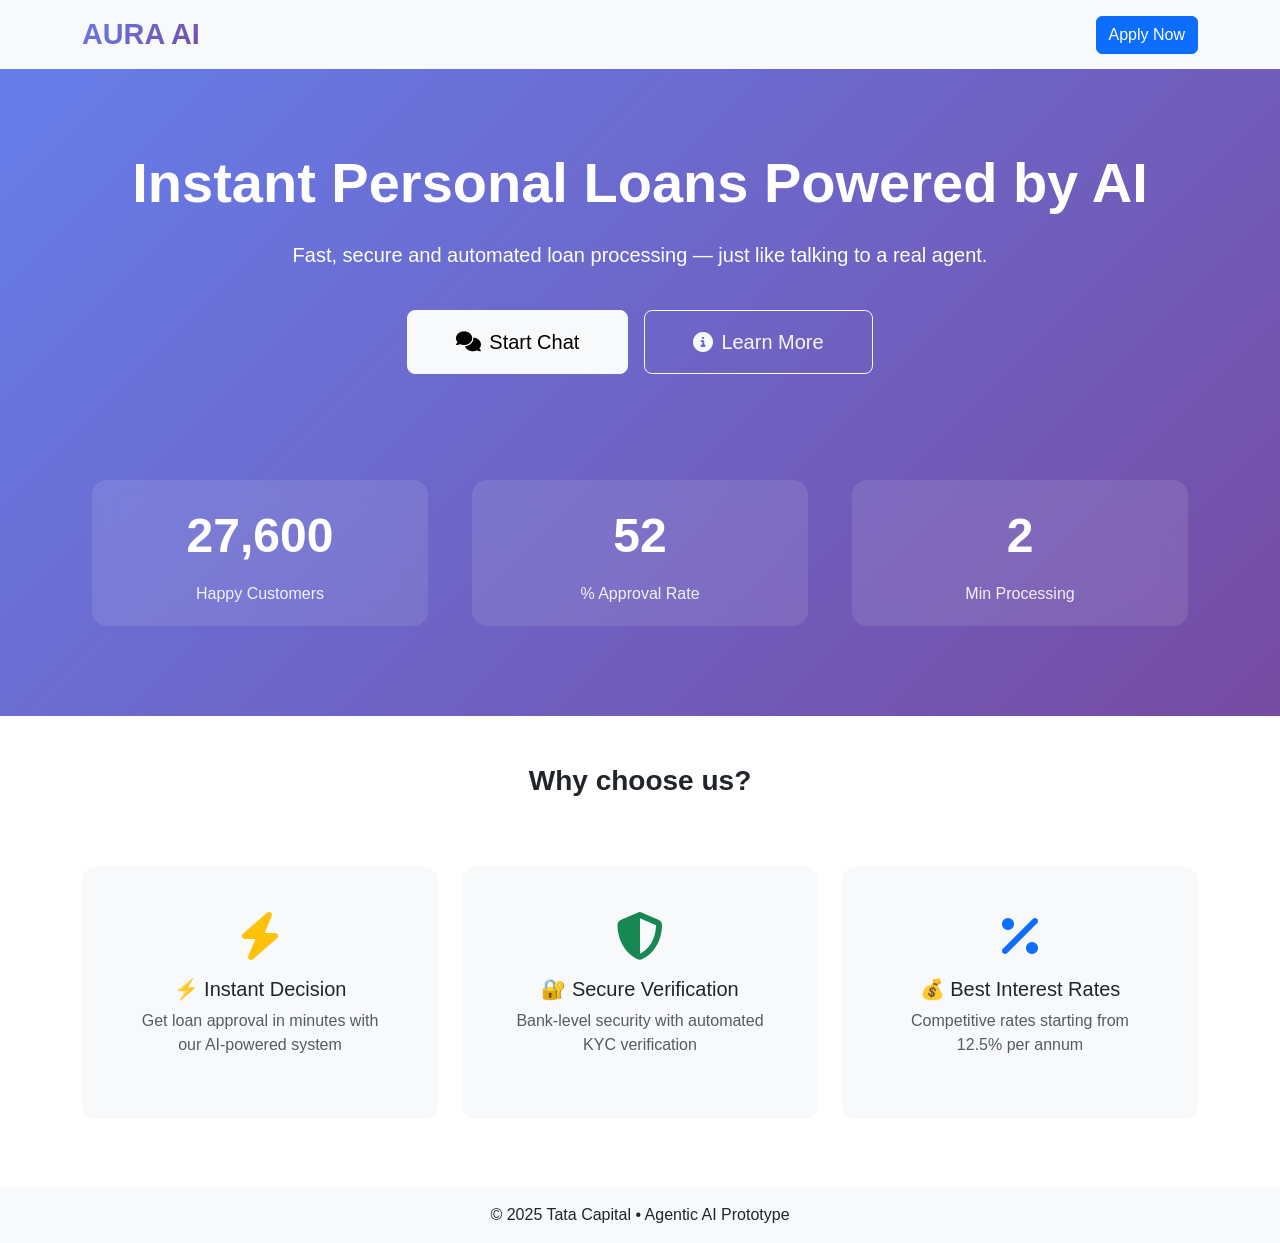
<file: index.html>
<!DOCTYPE html>
<html lang="en">
<head>
  <meta charset="UTF-8">
  <meta name="viewport" content="width=device-width, initial-scale=1.0">
  <title>AURA Loan Assistant</title>
  <link href="https://cdn.jsdelivr.net/npm/bootstrap@5.3.0/dist/css/bootstrap.min.css" rel="stylesheet">
  <link rel="stylesheet" href="https://cdnjs.cloudflare.com/ajax/libs/font-awesome/6.4.0/css/all.min.css">
  <script src="./js/animations.js" defer></script>
  <style>
    body {
      font-family: 'Segoe UI', Tahoma, Geneva, Verdana, sans-serif;
    }
    .hero-section {
      background: linear-gradient(135deg, #667eea 0%, #764ba2 100%);
      padding: 80px 0;
    }
    .feature-card {
      transition: transform 0.3s ease, box-shadow 0.3s ease;
      border: none;
      border-radius: 15px;
      padding: 30px;
      margin: 20px 0;
    }
    .feature-card:hover {
      transform: translateY(-10px);
      box-shadow: 0 10px 30px rgba(0,0,0,0.2);
    }
    .navbar-brand {
      font-size: 1.8rem;
      font-weight: 700;
      background: linear-gradient(135deg, #667eea 0%, #764ba2 100%);
      -webkit-background-clip: text;
      background-clip: text;
      -webkit-text-fill-color: transparent;
    }
    
    @keyframes fadeInUp {
      from {
        opacity: 0;
        transform: translateY(30px);
      }
      to {
        opacity: 1;
        transform: translateY(0);
      }
    }
    
    .pulse-btn {
      animation: pulse 2s infinite;
    }
    
    @keyframes pulse {
      0%, 100% {
        transform: scale(1);
      }
      50% {
        transform: scale(1.05);
      }
    }
    
    .stat-card {
      padding: 20px;
      background: rgba(255,255,255,0.1);
      border-radius: 15px;
      backdrop-filter: blur(10px);
      margin: 10px;
      transition: transform 0.3s ease;
    }
    
    .stat-card:hover {
      transform: translateY(-10px);
      background: rgba(255,255,255,0.2);
    }
    
    .stat-number {
      font-size: 3rem;
      font-weight: 700;
      color: #fff;
    }
    
    .stat-label {
      font-size: 1rem;
      opacity: 0.9;
      margin-top: 10px;
    }
  </style>
</head>

<body>

<nav class="navbar navbar-expand-lg navbar-light bg-light shadow-sm">
  <div class="container">
    <a class="navbar-brand fw-bold">AURA AI</a>
    <div>
      <a href="chat.html" class="btn btn-primary">Apply Now</a>
    </div>
  </div>
</nav>

<section class="hero-section text-white">
  <div class="container text-center">
    <div class="hero-content" style="animation: fadeInUp 1s ease;">
      <h1 class="display-4 fw-bold mb-4">Instant Personal Loans Powered by AI</h1>
      <p class="lead mb-4">Fast, secure and automated loan processing — just like talking to a real agent.</p>
      <div class="d-flex justify-content-center gap-3 flex-wrap">
        <a href="chat.html" class="btn btn-light btn-lg px-5 py-3 mt-3 pulse-btn">
          <i class="fas fa-comments me-2"></i>Start Chat
        </a>
        <a href="#features" class="btn btn-outline-light btn-lg px-5 py-3 mt-3">
          <i class="fas fa-info-circle me-2"></i>Learn More
        </a>
      </div>
    </div>
    
    <!-- Interactive Stats -->
    <div class="row mt-5 pt-5">
      <div class="col-md-4">
        <div class="stat-card">
          <div class="stat-number" data-target="50000">0</div>
          <div class="stat-label">Happy Customers</div>
        </div>
      </div>
      <div class="col-md-4">
        <div class="stat-card">
          <div class="stat-number" data-target="95">0</div>
          <div class="stat-label">% Approval Rate</div>
        </div>
      </div>
      <div class="col-md-4">
        <div class="stat-card">
          <div class="stat-number" data-target="5">0</div>
          <div class="stat-label">Min Processing</div>
        </div>
      </div>
    </div>
  </div>
</section>

<section id="features" class="container py-5">
  <h3 class="text-center mb-5 fw-bold">Why choose us?</h3>
  <div class="row">
    <div class="col-md-4">
      <div class="card feature-card text-center bg-light">
        <div class="card-body">
          <i class="fas fa-bolt text-warning" style="font-size: 48px;"></i>
          <h5 class="mt-3">⚡ Instant Decision</h5>
          <p class="text-muted">Get loan approval in minutes with our AI-powered system</p>
        </div>
      </div>
    </div>
    <div class="col-md-4">
      <div class="card feature-card text-center bg-light">
        <div class="card-body">
          <i class="fas fa-shield-alt text-success" style="font-size: 48px;"></i>
          <h5 class="mt-3">🔐 Secure Verification</h5>
          <p class="text-muted">Bank-level security with automated KYC verification</p>
        </div>
      </div>
    </div>
    <div class="col-md-4">
      <div class="card feature-card text-center bg-light">
        <div class="card-body">
          <i class="fas fa-percent text-primary" style="font-size: 48px;"></i>
          <h5 class="mt-3">💰 Best Interest Rates</h5>
          <p class="text-muted">Competitive rates starting from 12.5% per annum</p>
        </div>
      </div>
    </div>
  </div>
</section>

<footer class="bg-light text-center p-3">
  © 2025 Tata Capital • Agentic AI Prototype
</footer>

</body>
</html>
</file>
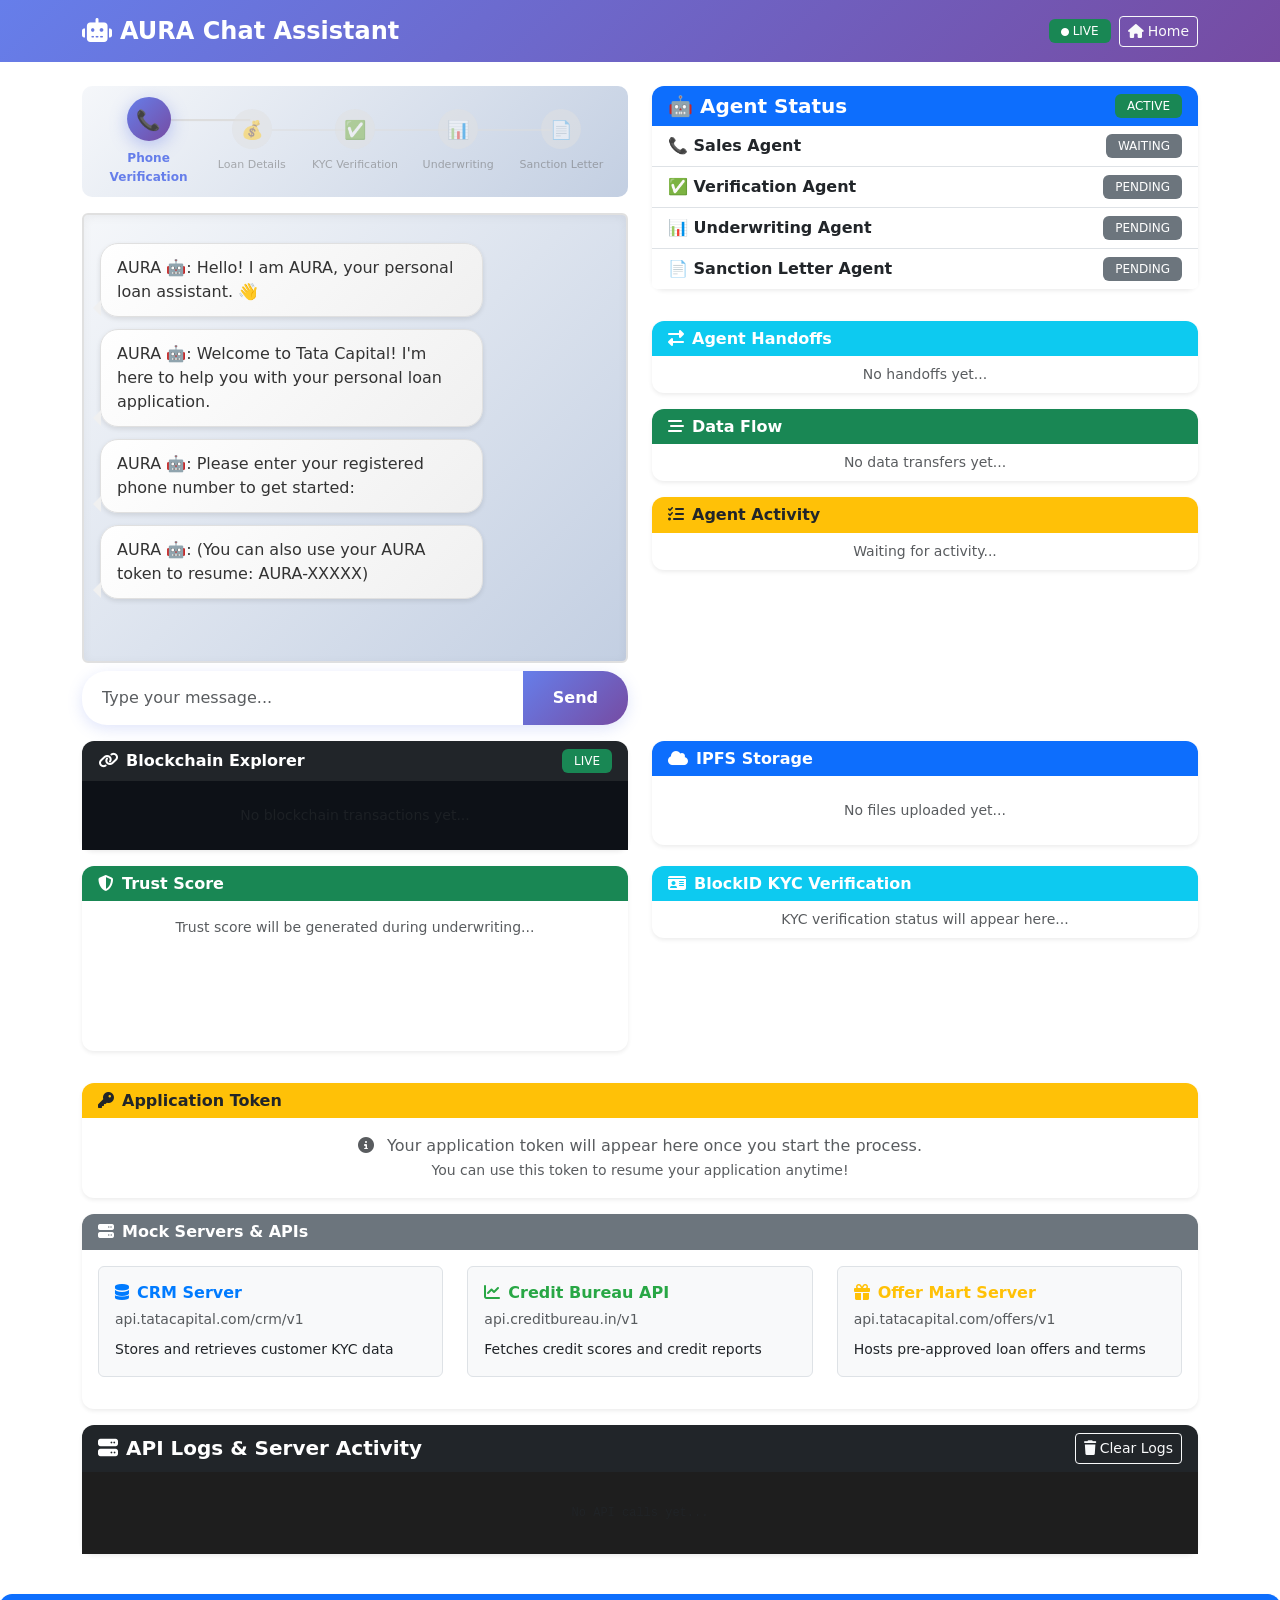
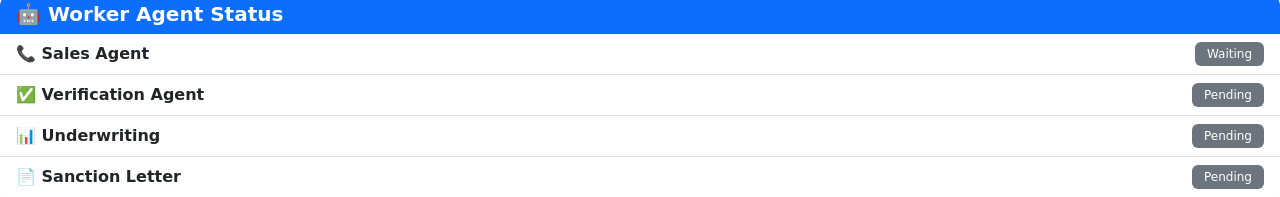
<file: chat.html>
<!DOCTYPE html>
<html lang="en">
<head>
  <meta charset="UTF-8">
  <meta name="viewport" content="width=device-width, initial-scale=1.0">
  <title>Loan Chat Assistant</title>
  <link href="https://cdn.jsdelivr.net/npm/bootstrap@5.3.0/dist/css/bootstrap.min.css" rel="stylesheet">
  <link rel="stylesheet" href="https://cdnjs.cloudflare.com/ajax/libs/font-awesome/6.4.0/css/all.min.css">
  <link rel="stylesheet" href="./css/style.css">
</head>

<body>

<nav class="navbar navbar-expand-lg navbar-dark" style="background: linear-gradient(135deg, #667eea 0%, #764ba2 100%);">
  <div class="container">
    <span class="navbar-brand fw-bold">
      <i class="fas fa-robot me-2"></i>AURA Chat Assistant
    </span>
    <div class="d-flex align-items-center gap-2">
      <span class="badge bg-success" id="connectionStatus">
        <i class="fas fa-circle me-1" style="font-size: 8px;"></i>LIVE
      </span>
      <a href="index.html" class="btn btn-outline-light btn-sm">
        <i class="fas fa-home me-1"></i>Home
      </a>
    </div>
  </div>
</nav>

<div class="container py-4">
  <div class="row">
    <!-- Chat window -->
    <div class="col-md-6">
      <div id="chatWindow" class="border rounded p-3 mb-2" style="height:450px; overflow-y:scroll;">
        <!-- Progress indicator and messages will be added here -->
      </div>

      <div class="input-group">
        <input id="inputBox" type="text" class="form-control" placeholder="Type your message...">
        <button id="sendBtn" class="btn btn-primary">Send</button>
      </div>
    </div>

    <!-- Right Panel: Agent Status, Logs, and Data Flow -->
    <div class="col-md-6">
      <!-- Agent Status and Activity -->
      <div class="row mb-3">
        <div class="col-12">
          <div class="card shadow-sm mb-3">
            <div class="card-header bg-primary text-white d-flex justify-content-between align-items-center">
              <h5 class="fw-bold mb-0">🤖 Agent Status</h5>
              <span id="masterStatus" class="badge bg-success">ACTIVE</span>
            </div>
            <ul class="list-group list-group-flush">
              <li class="list-group-item d-flex justify-content-between align-items-center">
                <span><strong>📞 Sales Agent</strong></span>
                <span id="salesStatus" class="badge bg-secondary">WAITING</span>
              </li>
              <li class="list-group-item d-flex justify-content-between align-items-center">
                <span><strong>✅ Verification Agent</strong></span>
                <span id="verifyStatus" class="badge bg-secondary">PENDING</span>
              </li>
              <li class="list-group-item d-flex justify-content-between align-items-center">
                <span><strong>📊 Underwriting Agent</strong></span>
                <span id="underStatus" class="badge bg-secondary">PENDING</span>
              </li>
              <li class="list-group-item d-flex justify-content-between align-items-center">
                <span><strong>📄 Sanction Letter Agent</strong></span>
                <span id="letterStatus" class="badge bg-secondary">PENDING</span>
              </li>
            </ul>
          </div>
        </div>
      </div>

      <!-- Agent Handoffs -->
      <div class="card shadow-sm mb-3">
        <div class="card-header bg-info text-white">
          <h6 class="fw-bold mb-0"><i class="fas fa-exchange-alt me-2"></i>Agent Handoffs</h6>
        </div>
        <div id="agentHandoffContainer" class="card-body p-2" style="max-height: 150px; overflow-y: auto;">
          <div class="text-center text-muted small">No handoffs yet...</div>
        </div>
      </div>

      <!-- Data Flow -->
      <div class="card shadow-sm mb-3">
        <div class="card-header bg-success text-white">
          <h6 class="fw-bold mb-0"><i class="fas fa-stream me-2"></i>Data Flow</h6>
        </div>
        <div id="dataFlowContainer" class="card-body p-2" style="max-height: 120px; overflow-y: auto;">
          <div class="text-center text-muted small">No data transfers yet...</div>
        </div>
      </div>

      <!-- Agent Activity -->
      <div class="card shadow-sm mb-3">
        <div class="card-header bg-warning text-dark">
          <h6 class="fw-bold mb-0"><i class="fas fa-tasks me-2"></i>Agent Activity</h6>
        </div>
        <div id="agentActivityContainer" class="card-body p-2" style="max-height: 100px; overflow-y: auto;">
          <div class="text-center text-muted small">Waiting for activity...</div>
        </div>
      </div>
    </div>
  </div>

  <!-- Blockchain, IPFS, Trust Score, and BlockID Panels -->
  <div class="row mt-3">
    <!-- Blockchain Panel -->
    <div class="col-md-6 mb-3">
      <div class="card shadow-sm">
        <div class="card-header bg-dark text-white d-flex justify-content-between align-items-center">
          <h6 class="fw-bold mb-0"><i class="fas fa-link me-2"></i>Blockchain Explorer</h6>
          <span class="badge bg-success" id="blockchainStatus">LIVE</span>
        </div>
        <div id="blockchainPanel" class="card-body p-2" style="max-height: 250px; overflow-y: auto; background: #0d1117; color: #c9d1d9;">
          <div class="text-center text-muted small p-3">No blockchain transactions yet...</div>
        </div>
      </div>
    </div>

    <!-- IPFS Panel -->
    <div class="col-md-6 mb-3">
      <div class="card shadow-sm">
        <div class="card-header bg-primary text-white">
          <h6 class="fw-bold mb-0"><i class="fas fa-cloud me-2"></i>IPFS Storage</h6>
        </div>
        <div id="ipfsPanel" class="card-body p-2" style="max-height: 250px; overflow-y: auto;">
          <div class="text-center text-muted small p-3">No files uploaded yet...</div>
        </div>
      </div>
    </div>
  </div>

  <div class="row">
    <!-- Trust Score Panel -->
    <div class="col-md-6 mb-3">
      <div class="card shadow-sm">
        <div class="card-header bg-success text-white">
          <h6 class="fw-bold mb-0"><i class="fas fa-shield-alt me-2"></i>Trust Score</h6>
        </div>
        <div id="trustScorePanel" class="card-body p-3" style="min-height: 150px;">
          <div class="text-center text-muted small">Trust score will be generated during underwriting...</div>
        </div>
      </div>
    </div>

    <!-- BlockID Panel -->
    <div class="col-md-6 mb-3">
      <div class="card shadow-sm">
        <div class="card-header bg-info text-white">
          <h6 class="fw-bold mb-0"><i class="fas fa-id-card me-2"></i>BlockID KYC Verification</h6>
        </div>
        <div id="blockIDPanel" class="card-body p-2" style="max-height: 150px; overflow-y: auto;">
          <div class="text-center text-muted small">KYC verification status will appear here...</div>
        </div>
      </div>
    </div>
  </div>

  <!-- Token Panel -->
  <div class="row mt-3">
    <div class="col-12">
      <div class="card shadow-sm">
        <div class="card-header bg-warning text-dark">
          <h6 class="fw-bold mb-0"><i class="fas fa-key me-2"></i>Application Token</h6>
        </div>
        <div id="tokenPanel" class="card-body p-3">
          <div class="text-center text-muted">
            <i class="fas fa-info-circle me-2"></i>
            Your application token will appear here once you start the process.
            <br><small>You can use this token to resume your application anytime!</small>
          </div>
        </div>
      </div>
    </div>
  </div>

  <!-- Mock Servers Information -->
  <div class="row mt-3">
    <div class="col-12">
      <div class="card shadow-sm">
        <div class="card-header bg-secondary text-white">
          <h6 class="fw-bold mb-0"><i class="fas fa-server me-2"></i>Mock Servers & APIs</h6>
        </div>
        <div class="card-body">
          <div class="row">
            <div class="col-md-4 mb-3">
              <div class="server-info-card p-3 border rounded">
                <h6 class="text-primary"><i class="fas fa-database me-2"></i>CRM Server</h6>
                <small class="text-muted">api.tatacapital.com/crm/v1</small>
                <p class="mb-0 mt-2 small">Stores and retrieves customer KYC data</p>
              </div>
            </div>
            <div class="col-md-4 mb-3">
              <div class="server-info-card p-3 border rounded">
                <h6 class="text-success"><i class="fas fa-chart-line me-2"></i>Credit Bureau API</h6>
                <small class="text-muted">api.creditbureau.in/v1</small>
                <p class="mb-0 mt-2 small">Fetches credit scores and credit reports</p>
              </div>
            </div>
            <div class="col-md-4 mb-3">
              <div class="server-info-card p-3 border rounded">
                <h6 class="text-warning"><i class="fas fa-gift me-2"></i>Offer Mart Server</h6>
                <small class="text-muted">api.tatacapital.com/offers/v1</small>
                <p class="mb-0 mt-2 small">Hosts pre-approved loan offers and terms</p>
              </div>
            </div>
          </div>
        </div>
      </div>
    </div>
  </div>

  <!-- API Logs Panel (Full Width) -->
  <div class="row mt-3">
    <div class="col-12">
      <div class="card shadow-sm">
        <div class="card-header bg-dark text-white d-flex justify-content-between align-items-center">
          <h5 class="fw-bold mb-0"><i class="fas fa-server me-2"></i>API Logs & Server Activity</h5>
          <button class="btn btn-sm btn-outline-light" onclick="clearAPILogs()">
            <i class="fas fa-trash me-1"></i>Clear Logs
          </button>
        </div>
        <div id="apiLogsPanel" class="card-body p-3" style="max-height: 300px; overflow-y: auto; background: #1e1e1e; color: #d4d4d4;">
          <div class="text-center text-muted p-3">No API calls yet...</div>
        </div>
      </div>
    </div>
  </div>

  <!-- Loan Summary Card (appears during process) -->
  <div class="row mt-3">
    <div class="col-md-4">
      <div id="loanSummaryCard" class="card shadow-sm" style="display: none;">
        <div class="card-header bg-success text-white">
          <h6 class="fw-bold mb-0">💰 Loan Summary</h6>
        </div>
        <div class="card-body">
          <p class="mb-1"><small>Amount: <strong id="summaryAmount">-</strong></small></p>
          <p class="mb-1"><small>Tenure: <strong id="summaryTenure">-</strong></small></p>
          <p class="mb-0"><small>EMI: <strong id="summaryEMI">-</strong></small></p>
        </div>
      </div>
    </div>
  </div>
</div>

<script>
  function clearAPILogs() {
    if (window.apiServers && window.apiServers.logger) {
      window.apiServers.logger.clearLogs();
    }
  }
</script>
      <div class="card shadow-sm">
        <div class="card-header bg-primary text-white">
          <h5 class="fw-bold mb-0">🤖 Worker Agent Status</h5>
        </div>
        <ul class="list-group list-group-flush">
          <li class="list-group-item d-flex justify-content-between align-items-center">
            <span><strong>📞 Sales Agent</strong></span>
            <span id="salesStatus" class="badge bg-secondary">Waiting</span>
          </li>
          <li class="list-group-item d-flex justify-content-between align-items-center">
            <span><strong>✅ Verification Agent</strong></span>
            <span id="verifyStatus" class="badge bg-secondary">Pending</span>
          </li>
          <li class="list-group-item d-flex justify-content-between align-items-center">
            <span><strong>📊 Underwriting</strong></span>
            <span id="underStatus" class="badge bg-secondary">Pending</span>
          </li>
          <li class="list-group-item d-flex justify-content-between align-items-center">
            <span><strong>📄 Sanction Letter</strong></span>
            <span id="letterStatus" class="badge bg-secondary">Pending</span>
          </li>
        </ul>
      </div>
      
      <!-- Loan Summary Card (appears during process) -->
      <div id="loanSummaryCard" class="card shadow-sm mt-3" style="display: none;">
        <div class="card-header bg-success text-white">
          <h6 class="fw-bold mb-0">💰 Loan Summary</h6>
        </div>
        <div class="card-body">
          <p class="mb-1"><small>Amount: <strong id="summaryAmount">-</strong></small></p>
          <p class="mb-1"><small>Tenure: <strong id="summaryTenure">-</strong></small></p>
          <p class="mb-0"><small>EMI: <strong id="summaryEMI">-</strong></small></p>
        </div>
      </div>
    </div>
  </div>
</div>

<!-- Load scripts in proper order to ensure initialization -->
<script src="./js/data.js"></script>
<script>
  // Ensure data is available immediately
  if (typeof window !== 'undefined' && window.dummyCustomers) {
    console.log('✅ Customer data loaded:', window.dummyCustomers.length, 'customers');
  }
</script>
<script src="./js/apiServers.js"></script>
<script>
  // Verify API servers are initialized
  if (typeof window !== 'undefined' && window.apiServers) {
    console.log('✅ API Servers initialized');
  }
</script>
<script src="./js/blockchain.js"></script>
<script src="./js/blockID.js"></script>
<script src="./js/ipfs.js"></script>
<script src="./js/trustScore.js"></script>
<script src="./js/tokenSystem.js"></script>
<script src="./js/agentOrchestrator.js"></script>
<script>
  // Final check before loading chat logic
  document.addEventListener('DOMContentLoaded', () => {
    console.log('🔍 Service Status Check:');
    console.log('  API Servers:', !!window.apiServers);
    console.log('  Blockchain:', !!window.blockchainService);
    console.log('  BlockID:', !!window.blockIDService);
    console.log('  IPFS:', !!window.ipfsService);
    console.log('  Trust Score:', !!window.trustScoreService);
    console.log('  Token Service:', !!window.tokenService);
    console.log('  Agent Orchestrator:', !!window.agentOrchestrator);
  });
</script>
<script src="./js/chatLogic.js"></script>
</body>
</html>
</file>
<file: css/style.css>
/* Chat Window Styling */
#chatWindow {
  background: linear-gradient(135deg, #f5f7fa 0%, #c3cfe2 100%);
  border: 2px solid #e0e0e0 !important;
}

#chatWindow div {
  margin: 12px 0;
  padding: 12px 16px;
  border-radius: 18px;
  max-width: 75%;
  word-wrap: break-word;
  box-shadow: 0 2px 5px rgba(0,0,0,0.1);
  animation: slideIn 0.3s ease-out;
}

@keyframes slideIn {
  from {
    opacity: 0;
    transform: translateY(10px);
  }
  to {
    opacity: 1;
    transform: translateY(0);
  }
}

.user { 
  background: linear-gradient(135deg, #667eea 0%, #764ba2 100%);
  color: white; 
  margin-left: auto; 
  margin-right: 0;
  border-bottom-right-radius: 4px;
}

.bot { 
  background: linear-gradient(135deg, #ffffff 0%, #f0f0f0 100%);
  color: #333; 
  margin-right: auto;
  margin-left: 0;
  border-bottom-left-radius: 4px;
  border: 1px solid #e0e0e0;
}

/* Typing Indicator */
.typing {
  background: #f0f0f0 !important;
  border: 1px solid #e0e0e0;
}

.typing-dots {
  display: inline-block;
}

.typing-dots span {
  display: inline-block;
  width: 8px;
  height: 8px;
  border-radius: 50%;
  background: #666;
  margin: 0 2px;
  animation: typing 1.4s infinite;
}

.typing-dots span:nth-child(2) {
  animation-delay: 0.2s;
}

.typing-dots span:nth-child(3) {
  animation-delay: 0.4s;
}

@keyframes typing {
  0%, 60%, 100% {
    transform: translateY(0);
    opacity: 0.7;
  }
  30% {
    transform: translateY(-10px);
    opacity: 1;
  }
}

/* Agent Status Animations */
@keyframes pulse {
  0%, 100% {
    transform: scale(1);
  }
  50% {
    transform: scale(1.05);
  }
}

.list-group-item {
  transition: all 0.3s ease;
  border-left: 4px solid transparent;
}

.list-group-item:hover {
  background-color: #f8f9fa;
  border-left-color: #007bff;
  transform: translateX(5px);
}

/* Status Colors */
.text-primary { color: #007bff !important; font-weight: 600; }
.text-success { color: #28a745 !important; font-weight: 600; }
.text-warning { color: #ffc107 !important; font-weight: 600; }
.text-danger { color: #dc3545 !important; font-weight: 600; }
.text-secondary { color: #6c757d !important; }

/* Input Group Enhancements */
.input-group {
  box-shadow: 0 4px 6px rgba(0,0,0,0.1);
  border-radius: 25px;
  overflow: hidden;
}

.input-group .form-control {
  border: none;
  padding: 12px 20px;
  font-size: 16px;
}

.input-group .form-control:focus {
  box-shadow: none;
  border: none;
}

.input-group .btn {
  border: none;
  padding: 12px 30px;
  font-weight: 600;
  background: linear-gradient(135deg, #667eea 0%, #764ba2 100%);
  transition: all 0.3s ease;
}

.input-group .btn:hover {
  transform: scale(1.05);
  box-shadow: 0 4px 8px rgba(102, 126, 234, 0.4);
}

.input-group .btn:disabled {
  opacity: 0.6;
  cursor: not-allowed;
}

/* Navbar Enhancements */
.navbar {
  background: linear-gradient(135deg, #667eea 0%, #764ba2 100%) !important;
  color: white;
}

.navbar-brand {
  color: white !important;
  font-size: 1.5rem;
  font-weight: 700;
}

/* Chat Container */
.container {
  animation: fadeIn 0.5s ease-in;
}

@keyframes fadeIn {
  from {
    opacity: 0;
  }
  to {
    opacity: 1;
  }
}

/* File Upload Styling */
#salarySlipUpload {
  border: 2px dashed #007bff;
  border-radius: 8px;
  padding: 10px;
  transition: all 0.3s ease;
}

#salarySlipUpload:hover {
  border-color: #0056b3;
  background-color: #f8f9fa;
}

/* Quick Reply Buttons */
.quick-replies {
  margin: 10px 0;
}

.quick-reply-btn {
  transition: all 0.3s ease;
  border-radius: 20px;
  padding: 8px 16px;
}

.quick-reply-btn:hover {
  transform: translateY(-2px);
  box-shadow: 0 4px 8px rgba(0,0,0,0.2);
}

/* Progress Indicator */
.progress-indicator {
  display: flex;
  justify-content: space-between;
  align-items: center;
  padding: 15px;
  background: linear-gradient(135deg, #f5f7fa 0%, #c3cfe2 100%);
  border-radius: 10px;
  margin-bottom: 15px;
  overflow-x: auto;
}

.progress-step {
  display: flex;
  flex-direction: column;
  align-items: center;
  flex: 1;
  min-width: 80px;
  position: relative;
  opacity: 0.5;
  transition: all 0.3s ease;
}

.progress-step::after {
  content: '';
  position: absolute;
  top: 20px;
  left: 60%;
  width: 80%;
  height: 2px;
  background: #ddd;
  z-index: 0;
}

.progress-step:last-child::after {
  display: none;
}

.progress-step.active {
  opacity: 1;
  transform: scale(1.1);
}

.progress-step.active .progress-icon {
  background: linear-gradient(135deg, #667eea 0%, #764ba2 100%);
  color: white;
  box-shadow: 0 4px 15px rgba(102, 126, 234, 0.4);
}

.progress-step.completed {
  opacity: 1;
}

.progress-step.completed .progress-icon {
  background: #28a745;
  color: white;
}

.progress-step.completed::after {
  background: #28a745;
}

.progress-icon {
  width: 40px;
  height: 40px;
  border-radius: 50%;
  background: #e0e0e0;
  display: flex;
  align-items: center;
  justify-content: center;
  font-size: 18px;
  margin-bottom: 8px;
  position: relative;
  z-index: 1;
  transition: all 0.3s ease;
}

.progress-label {
  font-size: 11px;
  text-align: center;
  color: #666;
  font-weight: 500;
}

.progress-step.active .progress-label {
  color: #667eea;
  font-weight: 600;
}

/* Loan Summary Card in Chat */
.loan-summary-card {
  background: linear-gradient(135deg, #f093fb 0%, #f5576c 100%);
  color: white;
  border-radius: 12px;
  box-shadow: 0 4px 15px rgba(0,0,0,0.2);
  animation: slideIn 0.5s ease;
}

/* KYC Card */
.kyc-card {
  background: linear-gradient(135deg, #4facfe 0%, #00f2fe 100%);
  color: white;
  border-radius: 12px;
  box-shadow: 0 4px 15px rgba(0,0,0,0.2);
  animation: slideIn 0.5s ease;
}

/* Upload Container */
.upload-container {
  animation: slideIn 0.5s ease;
  border: 2px dashed #007bff !important;
  background: #f8f9fa !important;
}

.upload-container:hover {
  border-color: #0056b3 !important;
  background: #e9ecef !important;
}

/* Enhanced Chat Bubbles */
.user {
  position: relative;
}

.user::before {
  content: '';
  position: absolute;
  right: -8px;
  bottom: 0;
  width: 0;
  height: 0;
  border: 8px solid transparent;
  border-left-color: #667eea;
  border-right: none;
}

.bot {
  position: relative;
}

.bot::before {
  content: '';
  position: absolute;
  left: -8px;
  bottom: 0;
  width: 0;
  height: 0;
  border: 8px solid transparent;
  border-right-color: #f0f0f0;
  border-left: none;
}

/* API Logs Styling */
#apiLogsPanel {
  font-family: 'Courier New', monospace;
  font-size: 12px;
}

.log-entry {
  border-left: 4px solid #007bff;
  margin-bottom: 15px;
  padding: 12px;
  background: #252526;
  border-radius: 4px;
  transition: all 0.3s ease;
}

.log-entry:hover {
  background: #2d2d30;
  transform: translateX(5px);
}

.log-entry.log-success {
  border-left-color: #28a745;
}

.log-entry.log-not_found {
  border-left-color: #ffc107;
}

.log-entry.log-error {
  border-left-color: #dc3545;
}

.log-header {
  display: flex;
  align-items: center;
  gap: 10px;
  margin-bottom: 10px;
  flex-wrap: wrap;
}

.log-time {
  color: #858585;
  font-size: 11px;
}

.log-api {
  font-weight: 600;
}

.log-method {
  font-size: 10px;
}

.log-status {
  font-size: 10px;
}

.log-duration {
  color: #858585;
  font-size: 11px;
  margin-left: auto;
}

.log-endpoint {
  color: #4ec9b0;
  margin-bottom: 10px;
  font-size: 11px;
}

.log-details {
  margin-top: 10px;
}

.log-section {
  margin-bottom: 10px;
}

.log-section strong {
  color: #569cd6;
  display: block;
  margin-bottom: 5px;
  font-size: 11px;
}

.log-request, .log-response {
  background: #1e1e1e;
  padding: 8px;
  border-radius: 4px;
  color: #d4d4d4;
  font-size: 11px;
  overflow-x: auto;
  margin: 0;
  border: 1px solid #3e3e42;
}

.log-response {
  color: #4ec9b0;
}

/* Agent Handoff Styling */
.handoff-card {
  background: linear-gradient(135deg, #667eea 0%, #764ba2 100%);
  color: white;
  padding: 12px;
  border-radius: 8px;
  margin-bottom: 10px;
  box-shadow: 0 2px 8px rgba(0,0,0,0.2);
}

.handoff-header {
  font-weight: 600;
  margin-bottom: 10px;
  display: flex;
  align-items: center;
}

.handoff-content {
  display: flex;
  align-items: center;
  justify-content: space-between;
  margin-bottom: 10px;
}

.handoff-from, .handoff-to {
  display: flex;
  align-items: center;
  gap: 8px;
  background: rgba(255,255,255,0.2);
  padding: 8px 12px;
  border-radius: 6px;
  flex: 1;
}

.handoff-arrow {
  margin: 0 15px;
  position: relative;
  display: flex;
  align-items: center;
}

.handoff-arrow i {
  font-size: 20px;
  animation: slideRight 1s infinite;
}

.data-packet {
  position: absolute;
  top: -20px;
  left: 50%;
  transform: translateX(-50%);
  background: rgba(255,255,255,0.3);
  padding: 4px 8px;
  border-radius: 4px;
  font-size: 10px;
  white-space: nowrap;
  animation: float 2s ease-in-out infinite;
}

@keyframes slideRight {
  0%, 100% { transform: translateX(0); }
  50% { transform: translateX(5px); }
}

@keyframes float {
  0%, 100% { transform: translateX(-50%) translateY(0); }
  50% { transform: translateX(-50%) translateY(-5px); }
}

.handoff-data {
  background: rgba(0,0,0,0.2);
  padding: 8px;
  border-radius: 4px;
  margin-top: 10px;
  font-size: 11px;
}

.handoff-data pre {
  margin: 5px 0 0 0;
  font-size: 10px;
  color: rgba(255,255,255,0.9);
}

/* Data Flow Styling */
.data-flow-item {
  background: #f8f9fa;
  padding: 8px;
  border-radius: 6px;
  margin-bottom: 8px;
  border-left: 3px solid #28a745;
  font-size: 12px;
}

.flow-time {
  color: #6c757d;
  font-size: 10px;
  margin-bottom: 4px;
}

.flow-path {
  display: flex;
  align-items: center;
  margin: 5px 0;
  font-weight: 500;
}

.flow-agent {
  background: #e9ecef;
  padding: 4px 8px;
  border-radius: 4px;
  font-size: 11px;
}

.flow-size {
  color: #6c757d;
  font-size: 10px;
  margin-top: 4px;
}

/* Agent Activity Styling */
.activity-item {
  background: #fff3cd;
  padding: 8px;
  border-radius: 6px;
  margin-bottom: 8px;
  border-left: 3px solid #ffc107;
  font-size: 12px;
}

.activity-time {
  color: #6c757d;
  font-size: 10px;
  margin-bottom: 4px;
}

.activity-agent {
  font-weight: 600;
  color: #856404;
  margin-bottom: 2px;
}

.activity-message {
  color: #856404;
  font-size: 11px;
}

/* Blockchain Styling */
.blockchain-block {
  background: #161b22;
  border: 1px solid #30363d;
  border-radius: 6px;
  padding: 12px;
  margin-bottom: 10px;
  color: #c9d1d9;
  font-family: 'Courier New', monospace;
  font-size: 11px;
}

.block-header {
  display: flex;
  align-items: center;
  gap: 10px;
  margin-bottom: 10px;
  flex-wrap: wrap;
}

.block-number {
  font-weight: 600;
  color: #58a6ff;
}

.block-type {
  font-size: 9px;
}

.block-time {
  color: #8b949e;
  font-size: 10px;
  margin-left: auto;
}

.block-hash, .block-prev-hash {
  margin: 5px 0;
  font-size: 10px;
}

.block-hash code, .block-prev-hash code {
  color: #79c0ff;
  background: #0d1117;
  padding: 2px 6px;
  border-radius: 3px;
}

.block-transaction {
  background: #0d1117;
  padding: 8px;
  border-radius: 4px;
  margin-top: 8px;
  border-left: 3px solid #238636;
}

.tx-type {
  font-weight: 600;
  color: #58a6ff;
  margin-bottom: 5px;
}

.tx-contract {
  font-size: 10px;
  color: #c9d1d9;
  line-height: 1.6;
}

/* IPFS Styling */
.ipfs-notification {
  background: linear-gradient(135deg, #667eea 0%, #764ba2 100%);
  color: white;
  padding: 12px;
  border-radius: 8px;
  margin-bottom: 10px;
}

.ipfs-notification-header {
  font-weight: 600;
  margin-bottom: 8px;
  display: flex;
  align-items: center;
}

.ipfs-notification-body {
  font-size: 11px;
  line-height: 1.8;
}

.ipfs-notification-body code {
  background: rgba(0,0,0,0.2);
  padding: 2px 6px;
  border-radius: 3px;
  font-size: 10px;
}

.ipfs-notification-body a {
  color: #fff;
  text-decoration: underline;
}

/* Trust Score Styling */
.trust-score-card {
  text-align: center;
  padding: 20px;
}

.trust-score-header {
  font-weight: 600;
  margin-bottom: 15px;
  display: flex;
  align-items: center;
  justify-content: center;
  color: #333;
}

.trust-score-value {
  font-size: 3rem;
  font-weight: 700;
  margin: 10px 0;
}

.trust-score-level {
  font-size: 1rem;
  padding: 8px 16px;
  margin: 10px 0;
}

.trust-score-gauge {
  width: 100%;
  height: 20px;
  background: #e9ecef;
  border-radius: 10px;
  overflow: hidden;
  margin-top: 15px;
}

.gauge-fill {
  height: 100%;
  transition: width 1s ease;
  border-radius: 10px;
}

/* Token System Styling */
.token-card {
  background: linear-gradient(135deg, #ffd700 0%, #ffed4e 100%);
  border-radius: 12px;
  padding: 20px;
  box-shadow: 0 4px 15px rgba(0,0,0,0.1);
}

.token-header {
  display: flex;
  align-items: center;
  margin-bottom: 15px;
  font-size: 1.1rem;
  color: #333;
}

.token-body {
  color: #333;
}

.token-id {
  margin-bottom: 10px;
}

.token-value {
  background: rgba(255,255,255,0.9);
  padding: 12px;
  border-radius: 8px;
  font-family: 'Courier New', monospace;
  font-weight: 600;
  font-size: 1.1rem;
  margin-top: 8px;
  display: flex;
  align-items: center;
  justify-content: space-between;
  cursor: pointer;
  transition: all 0.3s ease;
  border: 2px solid transparent;
}

.token-value:hover {
  background: white;
  border-color: #333;
  transform: scale(1.02);
}

.token-value i {
  color: #666;
  font-size: 0.9rem;
}

.token-details {
  background: rgba(255,255,255,0.7);
  padding: 10px;
  border-radius: 6px;
  font-size: 11px;
  line-height: 1.8;
}

.token-actions {
  display: flex;
  gap: 10px;
}

/* BlockID Styling */
.blockid-status {
  padding: 10px;
}

.blockid-verified, .blockid-pending {
  display: flex;
  align-items: center;
  font-weight: 600;
  margin-bottom: 10px;
}

.blockid-details {
  background: #f8f9fa;
  padding: 10px;
  border-radius: 6px;
  font-size: 11px;
  line-height: 1.8;
}

.blockid-details small {
  display: block;
  color: #6c757d;
}

/* Enhanced Chat Window */
#chatWindow {
  background: linear-gradient(135deg, #f5f7fa 0%, #c3cfe2 100%);
  border: 2px solid #e0e0e0 !important;
  box-shadow: inset 0 2px 10px rgba(0,0,0,0.05);
}

/* Better Input Group */
.input-group {
  box-shadow: 0 4px 15px rgba(102, 126, 234, 0.2);
  border-radius: 25px;
  overflow: hidden;
  background: white;
}

.input-group .form-control {
  border: none;
  padding: 15px 20px;
  font-size: 16px;
  background: transparent;
}

.input-group .form-control:focus {
  box-shadow: none;
  border: none;
  outline: none;
}

.input-group .btn {
  border: none;
  padding: 15px 30px;
  font-weight: 600;
  background: linear-gradient(135deg, #667eea 0%, #764ba2 100%);
  transition: all 0.3s ease;
  color: white;
}

.input-group .btn:hover {
  transform: scale(1.05);
  box-shadow: 0 6px 20px rgba(102, 126, 234, 0.4);
}

.input-group .btn:active {
  transform: scale(0.98);
}

/* Enhanced Cards */
.card {
  border: none;
  border-radius: 12px;
  transition: all 0.3s ease;
}

.card:hover {
  transform: translateY(-2px);
  box-shadow: 0 8px 25px rgba(0,0,0,0.1) !important;
}

.card-header {
  border-radius: 12px 12px 0 0 !important;
  border: none;
  font-weight: 600;
}

/* Status Badges */
.badge {
  padding: 6px 12px;
  font-weight: 500;
  border-radius: 6px;
}

/* Loading States */
.loading-spinner {
  display: inline-block;
  width: 16px;
  height: 16px;
  border: 2px solid #f3f3f3;
  border-top: 2px solid #667eea;
  border-radius: 50%;
  animation: spin 1s linear infinite;
}

@keyframes spin {
  0% { transform: rotate(0deg); }
  100% { transform: rotate(360deg); }
}

/* Connection Status */
#connectionStatus {
  animation: pulse-glow 2s ease-in-out infinite;
}

@keyframes pulse-glow {
  0%, 100% {
    opacity: 1;
    box-shadow: 0 0 5px rgba(40, 167, 69, 0.5);
  }
  50% {
    opacity: 0.8;
    box-shadow: 0 0 15px rgba(40, 167, 69, 0.8);
  }
}

/* Server Info Cards */
.server-info-card {
  background: #f8f9fa;
  transition: all 0.3s ease;
  height: 100%;
}

.server-info-card:hover {
  background: #e9ecef;
  transform: translateY(-3px);
  box-shadow: 0 4px 8px rgba(0,0,0,0.1);
}

.server-info-card h6 {
  margin-bottom: 5px;
}

/* Responsive Design */
@media (max-width: 768px) {
  #chatWindow div {
    max-width: 85%;
  }
  
  .col-md-4, .col-md-6 {
    margin-top: 20px;
  }
  
  .progress-indicator {
    padding: 10px 5px;
  }
  
  .progress-step {
    min-width: 60px;
  }
  
  .progress-icon {
    width: 30px;
    height: 30px;
    font-size: 14px;
  }
  
  .progress-label {
    font-size: 9px;
  }
  
  .handoff-content {
    flex-direction: column;
    gap: 10px;
  }
  
  .handoff-arrow {
    transform: rotate(90deg);
    margin: 10px 0;
  }
}
</file>
